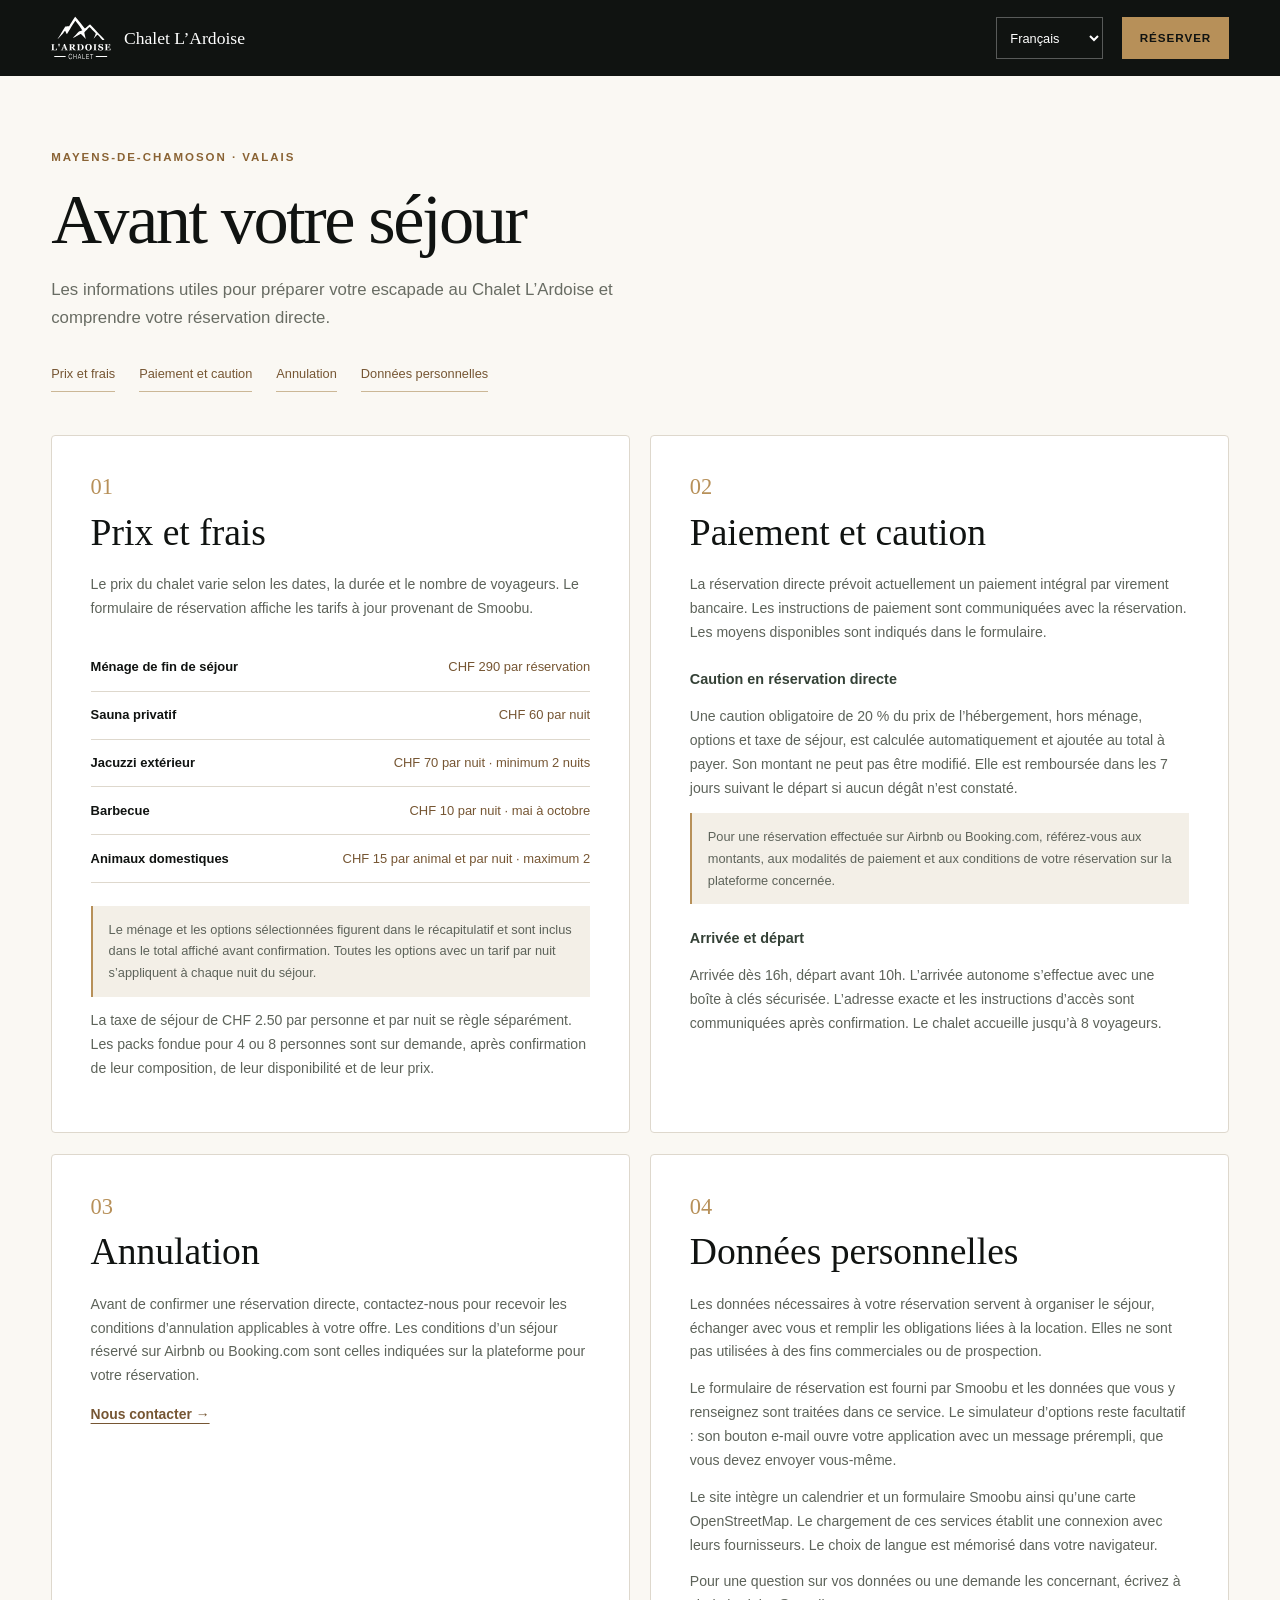
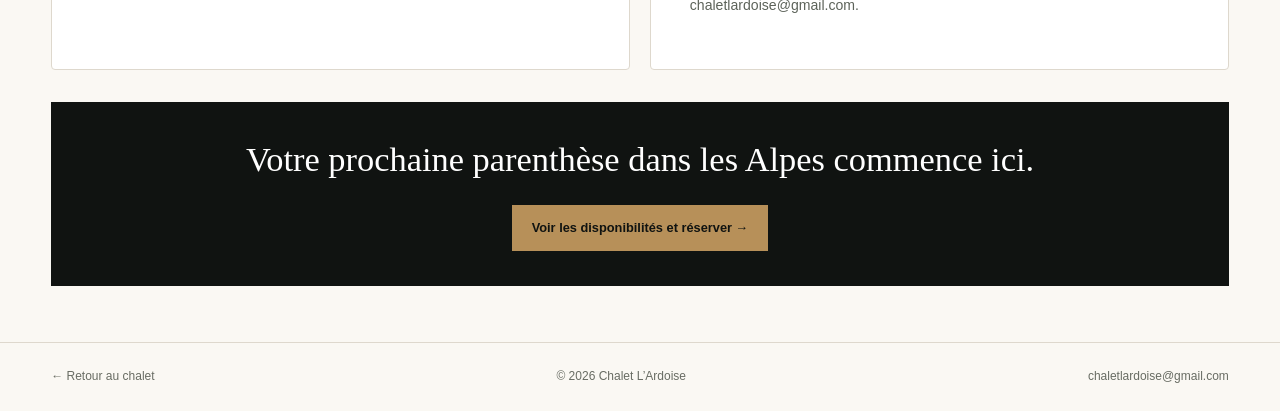
<file: infos-sejour/index.html>
<!doctype html>
<html lang="fr">
<head>
  <meta charset="utf-8" />
  <meta name="viewport" content="width=device-width,initial-scale=1" />
  <meta name="theme-color" content="#101311" />
  <title>Informations de séjour — Chalet L’Ardoise</title>
  <meta name="description" content="Réservation directe au Chalet L’Ardoise : tarifs, frais de ménage, options, caution et informations pratiques avant votre séjour." />
  <link rel="icon" href="../images/logo.svg" />
  <link rel="stylesheet" href="./stay-info.css" />
  <script src="./stay-info.js" defer></script>
</head>
<body>
  <header class="site-header">
    <a class="brand" href="../"><img src="../images/logo.svg" alt="" width="60" height="44" /><span>Chalet L’Ardoise</span></a>
    <label class="language-label"><span class="sr-only" data-stay-text="language">Langue</span><select id="language"><option value="fr">Français</option><option value="en">English</option><option value="de">Deutsch</option><option value="it">Italiano</option><option value="nl">Nederlands</option></select></label>
    <a href="../reservation-preview/" data-booking-link class="header-book" data-stay-text="book">Réserver</a>
  </header>
  <main>
    <div class="intro">
      <p class="eyebrow">Mayens-de-Chamoson · Valais</p>
      <h1 data-stay-text="title">Avant votre séjour</h1>
      <p class="lead" data-stay-text="lead">Les informations utiles pour préparer votre escapade au Chalet L’Ardoise et comprendre votre réservation directe.</p>
      <nav class="contents" aria-label="Sommaire"><a href="#prix" data-stay-text="priceTitle">Prix et frais</a><a href="#paiement" data-stay-text="paymentTitle">Paiement et caution</a><a href="#annulation" data-stay-text="cancellationTitle">Annulation</a><a href="#donnees" data-stay-text="privacyTitle">Données personnelles</a></nav>
    </div>
    <div class="info-grid">
      <section class="info-card" id="prix">
        <span class="section-number" aria-hidden="true">01</span>
        <h2 data-stay-text="priceTitle">Prix et frais</h2>
        <p data-stay-text="priceBody">Le prix du chalet varie selon les dates, la durée et le nombre de voyageurs. Le formulaire de réservation affiche les tarifs à jour provenant de Smoobu.</p>
        <dl class="price-list">
          <div><dt data-stay-text="cleaningLabel">Ménage de fin de séjour</dt><dd data-stay-text="cleaningPrice">CHF 290 par réservation</dd></div>
          <div><dt data-stay-text="saunaLabel">Sauna privatif</dt><dd data-stay-text="saunaPrice">CHF 60 par nuit</dd></div>
          <div><dt data-stay-text="jacuzziLabel">Jacuzzi extérieur</dt><dd data-stay-text="jacuzziPrice">CHF 70 par nuit · minimum 2 nuits</dd></div>
          <div><dt data-stay-text="bbqLabel">Barbecue</dt><dd data-stay-text="bbqPrice">CHF 10 par nuit · mai à octobre</dd></div>
          <div><dt data-stay-text="petsLabel">Animaux domestiques</dt><dd data-stay-text="petsPrice">CHF 15 par animal et par nuit · maximum 2</dd></div>
        </dl>
        <p class="note" data-stay-text="totalNote">Le ménage et les options sélectionnées figurent dans le récapitulatif et sont inclus dans le total affiché avant confirmation. Toutes les options avec un tarif par nuit s’appliquent à chaque nuit du séjour.</p>
        <p data-stay-text="taxNote">La taxe de séjour de CHF 2.50 par personne et par nuit se règle séparément. Les packs fondue pour 4 ou 8 personnes sont sur demande, après confirmation de leur composition, de leur disponibilité et de leur prix.</p>
      </section>
      <section class="info-card" id="paiement">
        <span class="section-number" aria-hidden="true">02</span>
        <h2 data-stay-text="paymentTitle">Paiement et caution</h2>
        <p data-stay-text="paymentBody">La réservation directe prévoit actuellement un paiement intégral par virement bancaire. Les instructions de paiement sont communiquées avec la réservation. Les moyens disponibles sont indiqués dans le formulaire.</p>
        <h3 data-stay-text="depositTitle">Caution en réservation directe</h3>
        <p data-stay-text="depositBody">Une caution obligatoire de 20 % du prix de l’hébergement, hors ménage, options et taxe de séjour, est calculée automatiquement et ajoutée au total à payer. Son montant ne peut pas être modifié. Elle est remboursée dans les 7 jours suivant le départ si aucun dégât n’est constaté.</p>
        <p class="note" data-stay-text="platformNote">Pour une réservation effectuée sur Airbnb ou Booking.com, référez-vous aux montants, aux modalités de paiement et aux conditions de votre réservation sur la plateforme concernée.</p>
        <h3 data-stay-text="arrivalTitle">Arrivée et départ</h3>
        <p data-stay-text="arrivalBody">Arrivée dès 16h, départ avant 10h. L’arrivée autonome s’effectue avec une boîte à clés sécurisée. L’adresse exacte et les instructions d’accès sont communiquées après confirmation. Le chalet accueille jusqu’à 8 voyageurs.</p>
      </section>
      <section class="info-card" id="annulation">
        <span class="section-number" aria-hidden="true">03</span>
        <h2 data-stay-text="cancellationTitle">Annulation</h2>
        <p data-stay-text="cancellationBody">Avant de confirmer une réservation directe, contactez-nous pour recevoir les conditions d’annulation applicables à votre offre. Les conditions d’un séjour réservé sur Airbnb ou Booking.com sont celles indiquées sur la plateforme pour votre réservation.</p>
        <a class="text-link" href="mailto:chaletlardoise@gmail.com" data-stay-text="contact">Nous contacter →</a>
      </section>
      <section class="info-card" id="donnees">
        <span class="section-number" aria-hidden="true">04</span>
        <h2 data-stay-text="privacyTitle">Données personnelles</h2>
        <p data-stay-text="privacyBody">Les données nécessaires à votre réservation servent à organiser le séjour, échanger avec vous et remplir les obligations liées à la location. Elles ne sont pas utilisées à des fins commerciales ou de prospection.</p>
        <p data-stay-text="privacyForm">Le formulaire de réservation est fourni par Smoobu et les données que vous y renseignez sont traitées dans ce service. Le simulateur d’options reste facultatif : son bouton e-mail ouvre votre application avec un message prérempli, que vous devez envoyer vous-même.</p>
        <p data-stay-text="privacyServices">Le site intègre un calendrier et un formulaire Smoobu ainsi qu’une carte OpenStreetMap. Le chargement de ces services établit une connexion avec leurs fournisseurs. Le choix de langue est mémorisé dans votre navigateur.</p>
        <p data-stay-text="privacyContact">Pour une question sur vos données ou une demande les concernant, écrivez à chaletlardoise@gmail.com.</p>
      </section>
    </div>
    <div class="closing"><p data-stay-text="closing">Votre prochaine parenthèse dans les Alpes commence ici.</p><a class="primary-link" href="../reservation-preview/" data-booking-link data-stay-text="bookingCta">Voir les disponibilités et réserver →</a></div>
  </main>
  <footer><a href="../" data-stay-text="back">← Retour au chalet</a><span>© 2026 Chalet L’Ardoise</span><a href="mailto:chaletlardoise@gmail.com">chaletlardoise@gmail.com</a></footer>
</body>
</html>
</file>
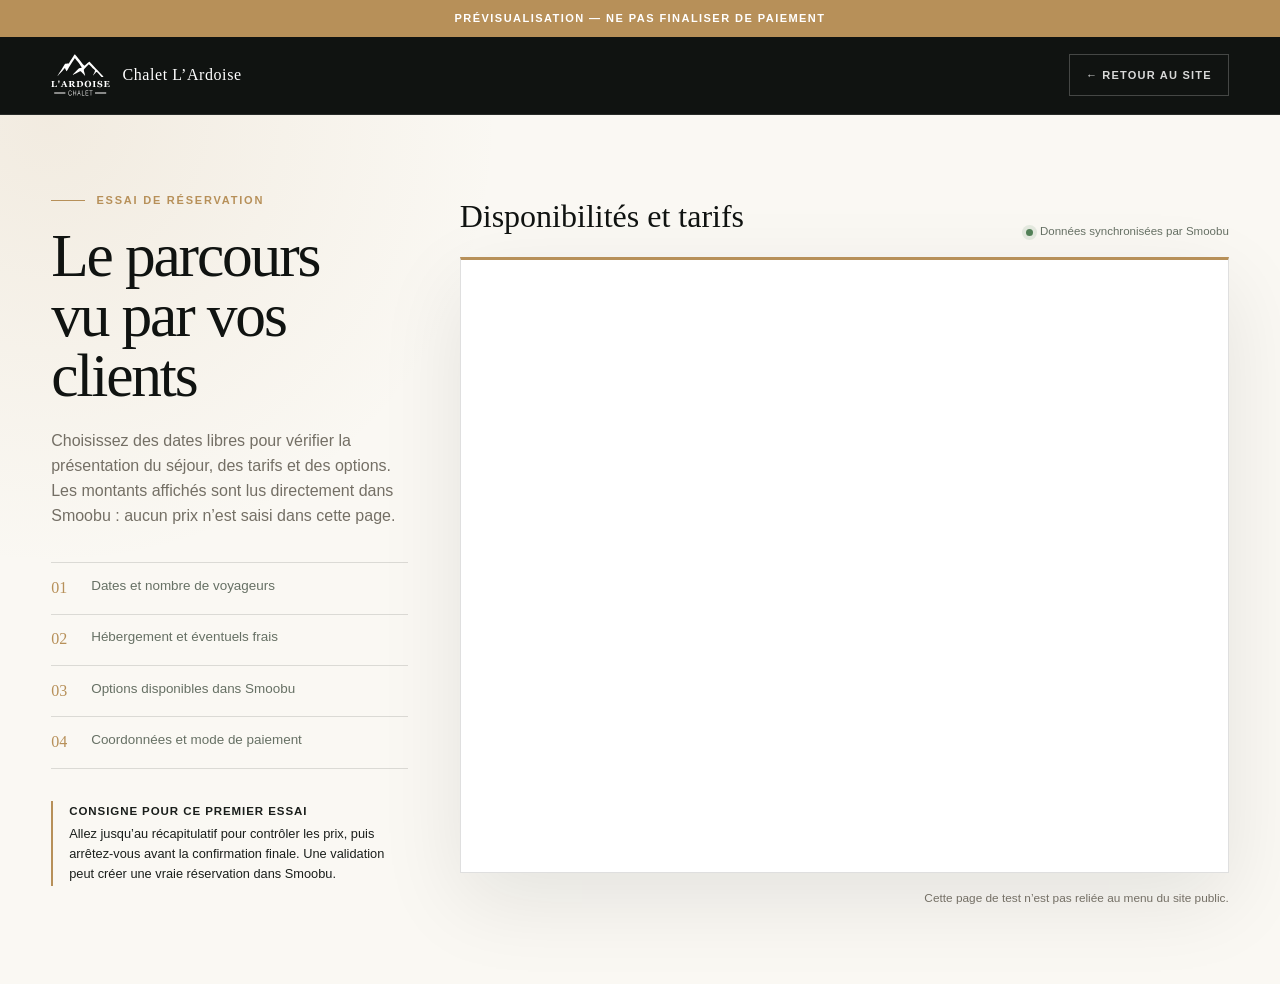
<file: reservation-test.html>
<!doctype html>
<html lang="fr">
  <head>
    <meta charset="utf-8" />
    <meta name="viewport" content="width=device-width, initial-scale=1" />
    <meta name="robots" content="noindex, nofollow" />
    <meta name="theme-color" content="#101311" />
    <title>Essai de réservation — Chalet L’Ardoise</title>
    <meta
      name="description"
      content="Prévisualisation privée du parcours de réservation Smoobu du Chalet L’Ardoise."
    />
    <link rel="icon" href="./images/logo.svg" />
    <style>
      :root {
        --ink: #101311;
        --ink-soft: #1a1e1b;
        --linen: #f3efe7;
        --paper: #faf8f3;
        --white: #ffffff;
        --bronze: #b79059;
        --bronze-light: #dfc69d;
        --sage: #667064;
        --muted: #746f65;
        --line: rgba(16, 19, 17, 0.13);
        --serif: "Iowan Old Style", "Palatino Linotype", Palatino, Georgia, serif;
        --sans: Inter, ui-sans-serif, -apple-system, BlinkMacSystemFont, "Segoe UI", sans-serif;
      }

      * {
        box-sizing: border-box;
      }

      html {
        color-scheme: light;
      }

      body {
        min-width: 320px;
        margin: 0;
        background:
          radial-gradient(circle at 4% 12%, rgba(183, 144, 89, 0.12), transparent 28rem),
          var(--paper);
        color: var(--ink);
        font-family: var(--sans);
        line-height: 1.55;
        text-rendering: optimizeLegibility;
      }

      a {
        color: inherit;
        text-decoration: none;
      }

      a:focus-visible {
        outline: 2px solid var(--bronze);
        outline-offset: 4px;
      }

      .test-bar {
        padding: 0.62rem 1rem;
        background: var(--bronze);
        color: var(--white);
        font-size: 0.69rem;
        font-weight: 750;
        letter-spacing: 0.13em;
        text-align: center;
        text-transform: uppercase;
      }

      .site-header {
        display: flex;
        min-height: 78px;
        align-items: center;
        justify-content: space-between;
        gap: 1.5rem;
        padding: 0 4vw;
        border-bottom: 1px solid rgba(255, 255, 255, 0.1);
        background: var(--ink);
        color: var(--white);
      }

      .brand {
        display: inline-flex;
        align-items: center;
        gap: 0.8rem;
        font-family: var(--serif);
        font-size: 1rem;
        letter-spacing: 0.035em;
      }

      .brand img {
        width: auto;
        height: 42px;
        filter: brightness(0) invert(1);
      }

      .back-link {
        display: inline-flex;
        min-height: 42px;
        align-items: center;
        gap: 0.55rem;
        border: 1px solid rgba(255, 255, 255, 0.22);
        padding: 0.65rem 1rem;
        color: rgba(255, 255, 255, 0.84);
        font-size: 0.69rem;
        font-weight: 700;
        letter-spacing: 0.11em;
        text-transform: uppercase;
        transition: border-color 160ms ease, color 160ms ease;
      }

      .back-link:hover {
        border-color: var(--bronze-light);
        color: var(--white);
      }

      .page-shell {
        display: grid;
        grid-template-columns: minmax(250px, 0.72fr) minmax(0, 1.55fr);
        gap: clamp(2rem, 4vw, 5rem);
        width: min(1420px, calc(100% - 8vw));
        margin: 0 auto;
        padding: clamp(3rem, 6vw, 6rem) 0;
      }

      .intro {
        align-self: start;
        position: sticky;
        top: 2rem;
      }

      .eyebrow {
        display: flex;
        align-items: center;
        gap: 0.7rem;
        margin: 0 0 1rem;
        color: var(--bronze);
        font-size: 0.69rem;
        font-weight: 750;
        letter-spacing: 0.16em;
        text-transform: uppercase;
      }

      .eyebrow::before {
        width: 34px;
        height: 1px;
        background: currentColor;
        content: "";
      }

      h1 {
        max-width: 11ch;
        margin: 0;
        font-family: var(--serif);
        font-size: clamp(2.35rem, 4.8vw, 4.9rem);
        font-weight: 400;
        letter-spacing: -0.035em;
        line-height: 0.98;
      }

      .lead {
        max-width: 34rem;
        margin: 1.5rem 0 0;
        color: var(--muted);
        font-size: 1rem;
      }

      .steps {
        display: grid;
        gap: 0;
        margin: 2.1rem 0 0;
        padding: 0;
        border-top: 1px solid var(--line);
        list-style: none;
      }

      .steps li {
        display: grid;
        grid-template-columns: 1.8rem 1fr;
        gap: 0.7rem;
        padding: 0.8rem 0;
        border-bottom: 1px solid var(--line);
        color: var(--sage);
        font-size: 0.84rem;
      }

      .steps span {
        color: var(--bronze);
        font-family: var(--serif);
        font-size: 1rem;
      }

      .safety-note {
        margin: 2rem 0 0;
        border-left: 2px solid var(--bronze);
        padding: 0.15rem 0 0.15rem 1rem;
        color: var(--ink-soft);
        font-size: 0.8rem;
      }

      .safety-note strong {
        display: block;
        margin-bottom: 0.2rem;
        font-size: 0.72rem;
        letter-spacing: 0.08em;
        text-transform: uppercase;
      }

      .booking-column {
        min-width: 0;
      }

      .booking-heading {
        display: flex;
        align-items: flex-end;
        justify-content: space-between;
        gap: 1rem;
        margin: 0 0 1rem;
      }

      .booking-heading h2 {
        margin: 0;
        font-family: var(--serif);
        font-size: clamp(1.6rem, 2.5vw, 2.3rem);
        font-weight: 400;
      }

      .live-source {
        display: inline-flex;
        align-items: center;
        gap: 0.45rem;
        color: var(--sage);
        font-size: 0.72rem;
        white-space: nowrap;
      }

      .live-source::before {
        width: 7px;
        height: 7px;
        border-radius: 50%;
        background: #528057;
        box-shadow: 0 0 0 4px rgba(82, 128, 87, 0.13);
        content: "";
      }

      .booking-card {
        min-height: 610px;
        border: 1px solid var(--line);
        border-top: 3px solid var(--bronze);
        background: var(--white);
        box-shadow: 0 28px 80px rgba(16, 19, 17, 0.09);
        padding: clamp(1rem, 2.8vw, 2.25rem);
      }

      #apartmentIframeAll {
        min-height: 540px;
      }

      .form-note {
        margin: 1rem 0 0;
        color: var(--muted);
        font-size: 0.74rem;
        text-align: right;
      }

      noscript p {
        border: 1px solid #d9c8ac;
        background: #fff9ee;
        padding: 1rem;
        color: #5f4a28;
      }

      @media (max-width: 900px) {
        .page-shell {
          grid-template-columns: 1fr;
          width: min(100% - 2rem, 760px);
        }

        .intro {
          position: static;
        }

        h1 {
          max-width: 14ch;
        }

        .steps {
          grid-template-columns: 1fr 1fr;
          column-gap: 1.5rem;
        }
      }

      @media (max-width: 620px) {
        .test-bar {
          font-size: 0.61rem;
          letter-spacing: 0.09em;
        }

        .site-header {
          min-height: 68px;
          padding: 0 1rem;
        }

        .brand span {
          display: none;
        }

        .brand img {
          height: 38px;
        }

        .back-link {
          min-height: 38px;
          padding: 0.55rem 0.8rem;
          font-size: 0.62rem;
        }

        .page-shell {
          gap: 2.5rem;
          padding: 2.5rem 0 3.5rem;
        }

        .steps {
          grid-template-columns: 1fr;
        }

        .booking-heading {
          display: block;
        }

        .live-source {
          margin-top: 0.45rem;
        }

        .booking-card {
          min-height: 560px;
          padding: 0.65rem;
        }

        .form-note {
          text-align: left;
        }
      }
    </style>
  </head>
  <body>
    <div class="test-bar">Prévisualisation — ne pas finaliser de paiement</div>
    <header class="site-header">
      <a class="brand" href="./" aria-label="Retour au Chalet L’Ardoise">
        <img src="./images/logo.svg" alt="" />
        <span>Chalet L’Ardoise</span>
      </a>
      <a class="back-link" href="./">← Retour au site</a>
    </header>

    <main class="page-shell">
      <section class="intro" aria-labelledby="page-title">
        <p class="eyebrow">Essai de réservation</p>
        <h1 id="page-title">Le parcours vu par vos clients</h1>
        <p class="lead">
          Choisissez des dates libres pour vérifier la présentation du séjour, des tarifs et des options.
          Les montants affichés sont lus directement dans Smoobu : aucun prix n’est saisi dans cette page.
        </p>
        <ol class="steps">
          <li><span>01</span>Dates et nombre de voyageurs</li>
          <li><span>02</span>Hébergement et éventuels frais</li>
          <li><span>03</span>Options disponibles dans Smoobu</li>
          <li><span>04</span>Coordonnées et mode de paiement</li>
        </ol>
        <p class="safety-note">
          <strong>Consigne pour ce premier essai</strong>
          Allez jusqu’au récapitulatif pour contrôler les prix, puis arrêtez-vous avant la confirmation finale.
          Une validation peut créer une vraie réservation dans Smoobu.
        </p>
      </section>

      <section class="booking-column" aria-labelledby="booking-title">
        <div class="booking-heading">
          <h2 id="booking-title">Disponibilités et tarifs</h2>
          <span class="live-source">Données synchronisées par Smoobu</span>
        </div>
        <div class="booking-card">
          <div id="apartmentIframeAll">
            <script src="https://login.smoobu.com/js/Settings/BookingToolIframe.js"></script>
            <script>
              BookingToolIframe.initialize({
                url: "https://login.smoobu.com/fr/booking-tool/iframe/1441081",
                baseUrl: "https://login.smoobu.com",
                target: "#apartmentIframeAll"
              });
            </script>
            <noscript>
              <p>Activez JavaScript pour afficher le formulaire de réservation Smoobu.</p>
            </noscript>
          </div>
        </div>
        <p class="form-note">Cette page de test n’est pas reliée au menu du site public.</p>
      </section>
    </main>
  </body>
</html>
</file>
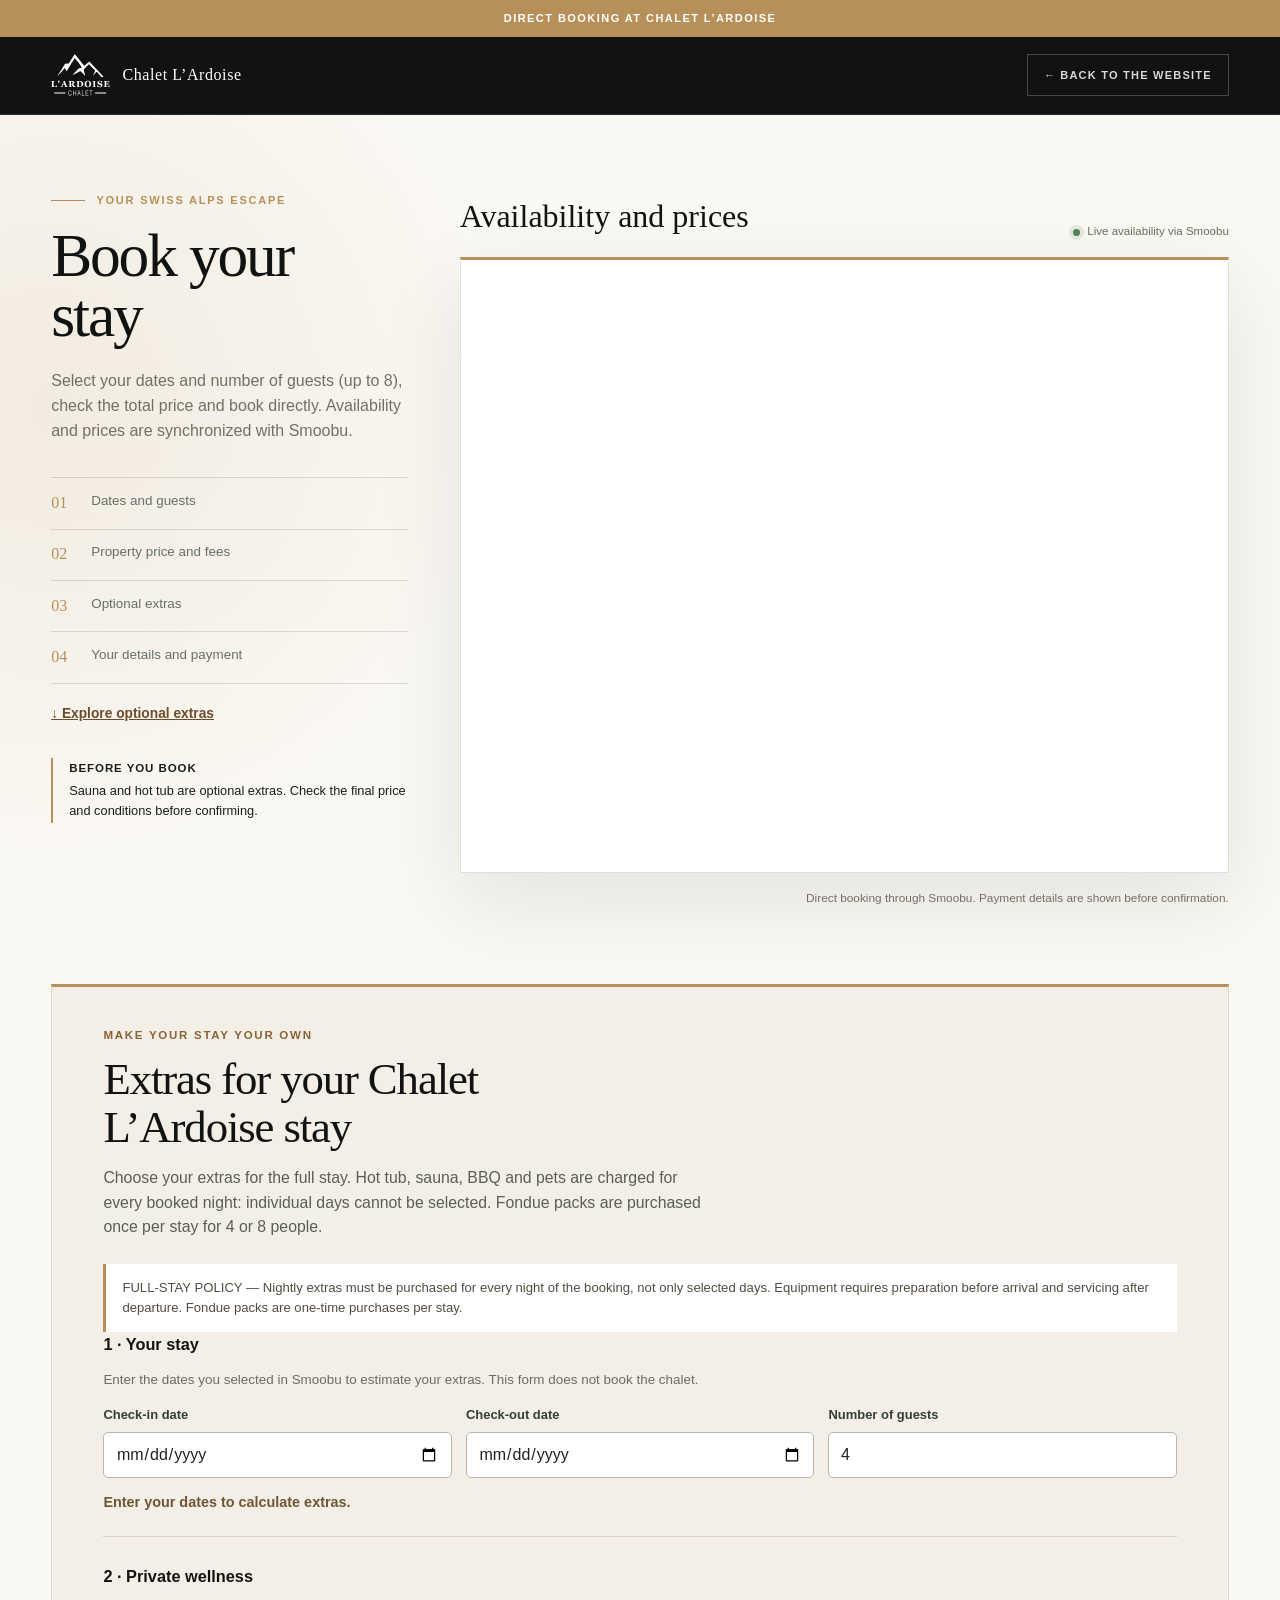
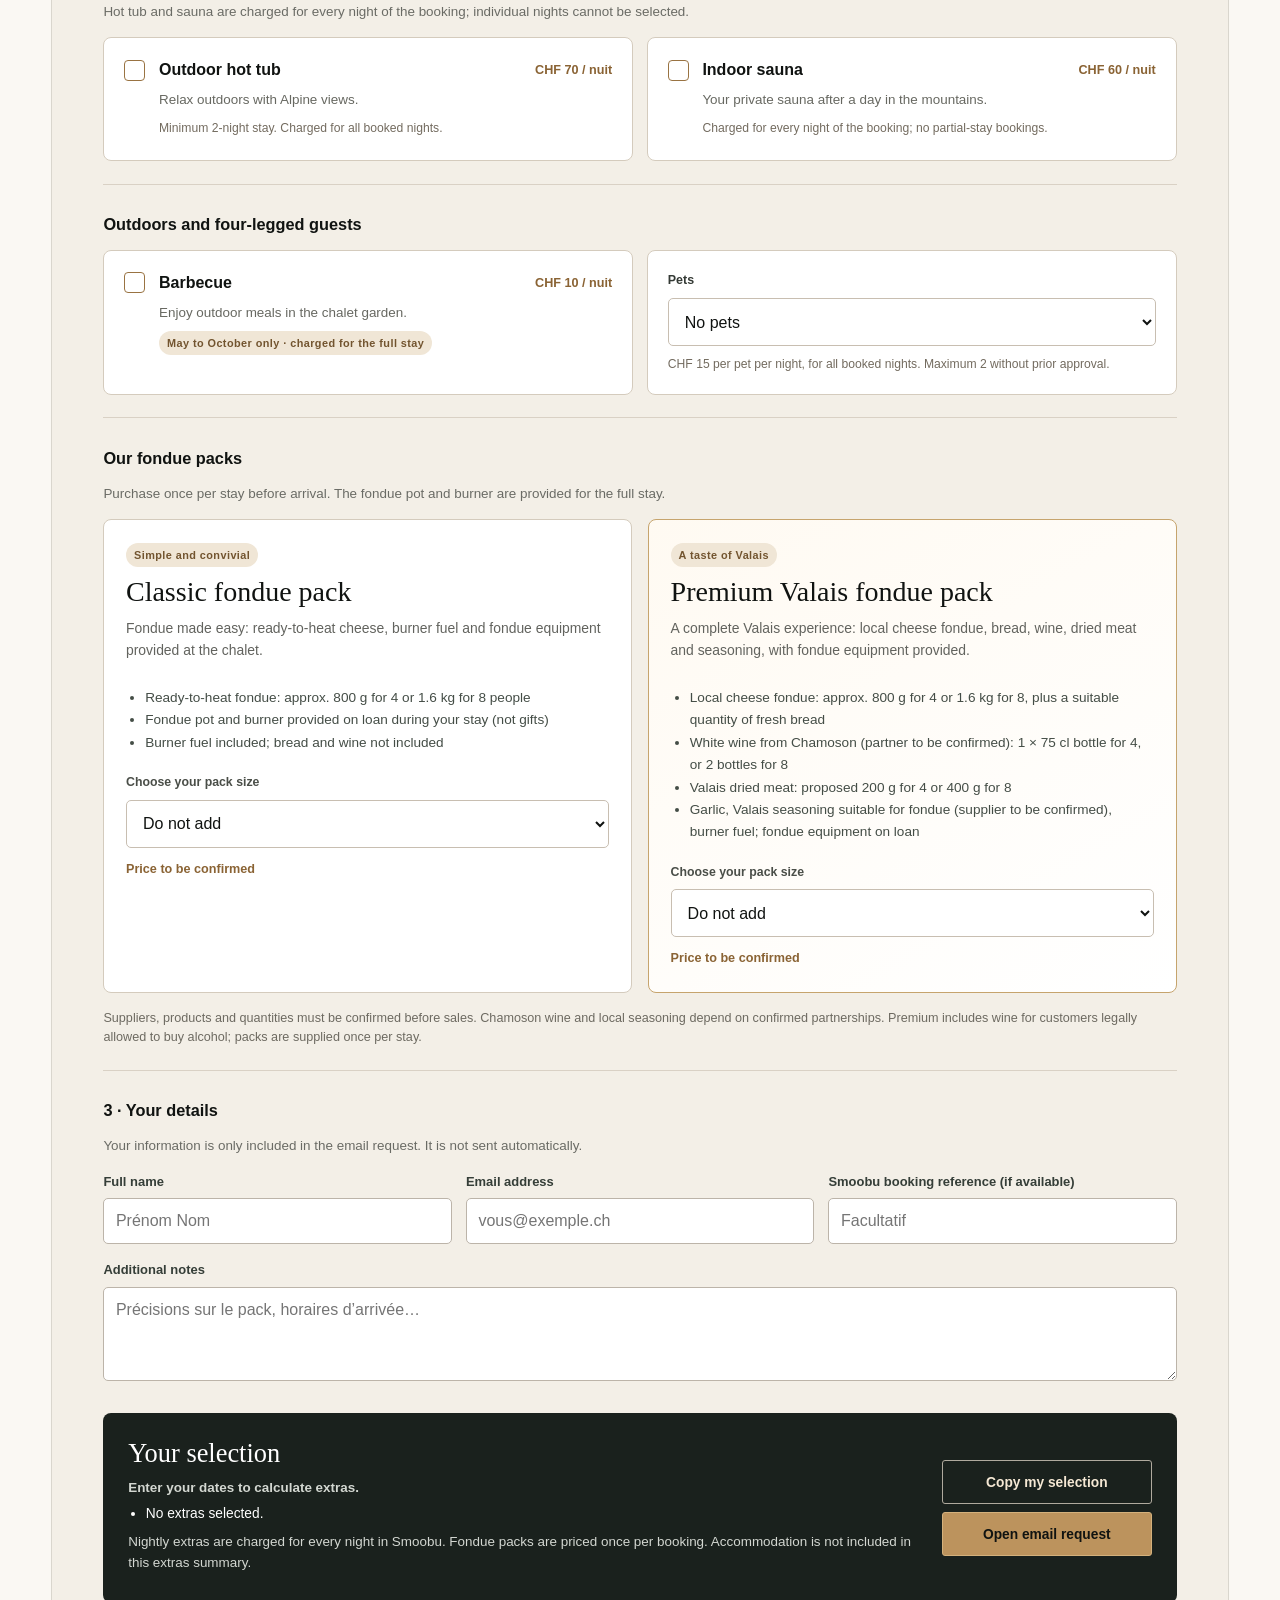
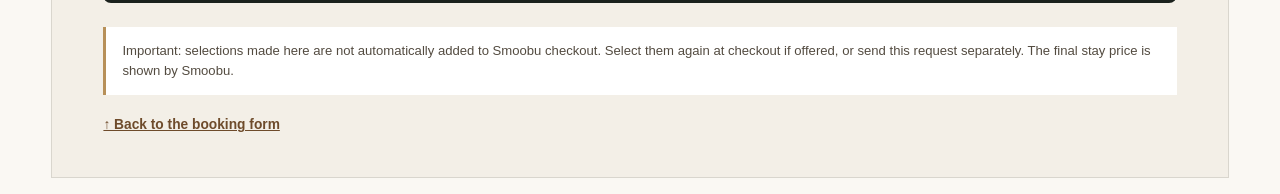
<file: reservation.html>
<!doctype html>
<html lang="fr">
  <head>
    <meta charset="utf-8" />
    <meta name="viewport" content="width=device-width, initial-scale=1" />
    <meta name="robots" content="index, follow" />
    <meta name="theme-color" content="#101311" />
    <title>Réserver en direct — Chalet L’Ardoise, Valais</title>
    <meta
      name="description"
      content="Réservez directement au Chalet L’Ardoise dans les Alpes valaisannes. Disponibilités et tarifs synchronisés avec Smoobu."
    />
    <link rel="icon" href="./images/logo.svg" />
    <link rel="stylesheet" href="./reservation-extras.css" />
    <style>
      :root {
        --ink: #101311;
        --ink-soft: #1a1e1b;
        --linen: #f3efe7;
        --paper: #faf8f3;
        --white: #ffffff;
        --bronze: #b79059;
        --bronze-light: #dfc69d;
        --sage: #667064;
        --muted: #746f65;
        --line: rgba(16, 19, 17, 0.13);
        --serif: "Iowan Old Style", "Palatino Linotype", Palatino, Georgia, serif;
        --sans: Inter, ui-sans-serif, -apple-system, BlinkMacSystemFont, "Segoe UI", sans-serif;
      }

      * {
        box-sizing: border-box;
      }

      html {
        color-scheme: light;
      }

      body {
        min-width: 320px;
        margin: 0;
        background:
          radial-gradient(circle at 4% 12%, rgba(183, 144, 89, 0.12), transparent 28rem),
          var(--paper);
        color: var(--ink);
        font-family: var(--sans);
        line-height: 1.55;
        text-rendering: optimizeLegibility;
      }

      a {
        color: inherit;
        text-decoration: none;
      }

      a:focus-visible {
        outline: 2px solid var(--bronze);
        outline-offset: 4px;
      }

      .test-bar {
        padding: 0.62rem 1rem;
        background: var(--bronze);
        color: var(--white);
        font-size: 0.69rem;
        font-weight: 750;
        letter-spacing: 0.13em;
        text-align: center;
        text-transform: uppercase;
      }

      .site-header {
        display: flex;
        min-height: 78px;
        align-items: center;
        justify-content: space-between;
        gap: 1.5rem;
        padding: 0 4vw;
        border-bottom: 1px solid rgba(255, 255, 255, 0.1);
        background: var(--ink);
        color: var(--white);
      }

      .brand {
        display: inline-flex;
        align-items: center;
        gap: 0.8rem;
        font-family: var(--serif);
        font-size: 1rem;
        letter-spacing: 0.035em;
      }

      .brand img {
        width: auto;
        height: 42px;
        filter: brightness(0) invert(1);
      }

      .back-link {
        display: inline-flex;
        min-height: 42px;
        align-items: center;
        gap: 0.55rem;
        border: 1px solid rgba(255, 255, 255, 0.22);
        padding: 0.65rem 1rem;
        color: rgba(255, 255, 255, 0.84);
        font-size: 0.69rem;
        font-weight: 700;
        letter-spacing: 0.11em;
        text-transform: uppercase;
        transition: border-color 160ms ease, color 160ms ease;
      }

      .back-link:hover {
        border-color: var(--bronze-light);
        color: var(--white);
      }

      .page-shell {
        display: grid;
        grid-template-columns: minmax(250px, 0.72fr) minmax(0, 1.55fr);
        gap: clamp(2rem, 4vw, 5rem);
        width: min(1420px, calc(100% - 8vw));
        margin: 0 auto;
        padding: clamp(3rem, 6vw, 6rem) 0;
      }

      .intro {
        align-self: start;
        position: sticky;
        top: 2rem;
      }

      .eyebrow {
        display: flex;
        align-items: center;
        gap: 0.7rem;
        margin: 0 0 1rem;
        color: var(--bronze);
        font-size: 0.69rem;
        font-weight: 750;
        letter-spacing: 0.16em;
        text-transform: uppercase;
      }

      .eyebrow::before {
        width: 34px;
        height: 1px;
        background: currentColor;
        content: "";
      }

      h1 {
        max-width: 11ch;
        margin: 0;
        font-family: var(--serif);
        font-size: clamp(2.35rem, 4.8vw, 4.9rem);
        font-weight: 400;
        letter-spacing: -0.035em;
        line-height: 0.98;
      }

      .lead {
        max-width: 34rem;
        margin: 1.5rem 0 0;
        color: var(--muted);
        font-size: 1rem;
      }

      .steps {
        display: grid;
        gap: 0;
        margin: 2.1rem 0 0;
        padding: 0;
        border-top: 1px solid var(--line);
        list-style: none;
      }

      .steps li {
        display: grid;
        grid-template-columns: 1.8rem 1fr;
        gap: 0.7rem;
        padding: 0.8rem 0;
        border-bottom: 1px solid var(--line);
        color: var(--sage);
        font-size: 0.84rem;
      }

      .steps span {
        color: var(--bronze);
        font-family: var(--serif);
        font-size: 1rem;
      }

      .safety-note {
        margin: 2rem 0 0;
        border-left: 2px solid var(--bronze);
        padding: 0.15rem 0 0.15rem 1rem;
        color: var(--ink-soft);
        font-size: 0.8rem;
      }

      .safety-note strong {
        display: block;
        margin-bottom: 0.2rem;
        font-size: 0.72rem;
        letter-spacing: 0.08em;
        text-transform: uppercase;
      }

      .booking-column {
        min-width: 0;
      }

      .booking-heading {
        display: flex;
        align-items: flex-end;
        justify-content: space-between;
        gap: 1rem;
        margin: 0 0 1rem;
      }

      .booking-heading h2 {
        margin: 0;
        font-family: var(--serif);
        font-size: clamp(1.6rem, 2.5vw, 2.3rem);
        font-weight: 400;
      }

      .live-source {
        display: inline-flex;
        align-items: center;
        gap: 0.45rem;
        color: var(--sage);
        font-size: 0.72rem;
        white-space: nowrap;
      }

      .live-source::before {
        width: 7px;
        height: 7px;
        border-radius: 50%;
        background: #528057;
        box-shadow: 0 0 0 4px rgba(82, 128, 87, 0.13);
        content: "";
      }

      .booking-card {
        min-height: 610px;
        border: 1px solid var(--line);
        border-top: 3px solid var(--bronze);
        background: var(--white);
        box-shadow: 0 28px 80px rgba(16, 19, 17, 0.09);
        padding: clamp(1rem, 2.8vw, 2.25rem);
      }

      #apartmentIframeAll {
        min-height: 540px;
      }

      .form-note {
        margin: 1rem 0 0;
        color: var(--muted);
        font-size: 0.74rem;
        text-align: right;
      }

      noscript p {
        border: 1px solid #d9c8ac;
        background: #fff9ee;
        padding: 1rem;
        color: #5f4a28;
      }

      @media (max-width: 900px) {
        .page-shell {
          grid-template-columns: 1fr;
          width: min(100% - 2rem, 760px);
        }

        .intro {
          position: static;
        }

        h1 {
          max-width: 14ch;
        }

        .steps {
          grid-template-columns: 1fr 1fr;
          column-gap: 1.5rem;
        }
      }

      @media (max-width: 620px) {
        .test-bar {
          font-size: 0.61rem;
          letter-spacing: 0.09em;
        }

        .site-header {
          min-height: 68px;
          padding: 0 1rem;
        }

        .brand span {
          display: none;
        }

        .brand img {
          height: 38px;
        }

        .back-link {
          min-height: 38px;
          padding: 0.55rem 0.8rem;
          font-size: 0.62rem;
        }

        .page-shell {
          gap: 2.5rem;
          padding: 2.5rem 0 3.5rem;
        }

        .steps {
          grid-template-columns: 1fr;
        }

        .booking-heading {
          display: block;
        }

        .live-source {
          margin-top: 0.45rem;
        }

        .booking-card {
          min-height: 560px;
          padding: 0.65rem;
        }

        .form-note {
          text-align: left;
        }
      }
    </style>
  </head>
  <body>
    <div class="test-bar">Réservation directe au Chalet L’Ardoise</div>
    <header class="site-header">
      <a class="brand" href="./" aria-label="Retour au Chalet L’Ardoise">
        <img src="./images/logo.svg" alt="" />
        <span>Chalet L’Ardoise</span>
      </a>
      <a class="back-link" href="./">← Retour au site</a>
    </header>

    <main class="page-shell">
      <section class="intro" aria-labelledby="page-title">
        <p class="eyebrow">Séjour dans les Alpes</p>
        <h1 id="page-title">Réservez votre séjour</h1>
        <p class="lead">
          Choisissez vos dates et le nombre de voyageurs (jusqu’à 8), consultez le prix total et réservez en direct.
          Les disponibilités et les tarifs proviennent de Smoobu.
        </p>
        <ol class="steps">
          <li><span>01</span>Dates et nombre de voyageurs</li>
          <li><span>02</span>Hébergement et éventuels frais</li>
          <li><span>03</span>Options disponibles dans Smoobu</li>
          <li><span>04</span>Coordonnées et mode de paiement</li>
        </ol>
        <a class="extras-next" href="#options" data-extra-text="gotoOptions">↓ Découvrir les options du séjour</a>
        <p class="safety-note">
          <strong>Bien préparer votre séjour</strong>
          Sauna et jacuzzi sont disponibles en supplément. Consultez le prix final et les conditions avant de confirmer.
        </p>
      </section>

      <section class="booking-column" id="reservation-smoobu" aria-labelledby="booking-title">
        <div class="booking-heading">
          <h2 id="booking-title">Disponibilités et tarifs</h2>
          <span class="live-source">Données synchronisées par Smoobu</span>
        </div>
        <div class="booking-card">
          <div id="apartmentIframeAll">
            <script src="https://login.smoobu.com/js/Settings/BookingToolIframe.js"></script>
            <script>
              BookingToolIframe.initialize({
                url: "https://login.smoobu.com/fr/booking-tool/iframe/1441081",
                baseUrl: "https://login.smoobu.com",
                target: "#apartmentIframeAll"
              });
            </script>
            <noscript>
              <p>Activez JavaScript pour afficher le formulaire de réservation Smoobu.</p>
            </noscript>
          </div>
        </div>
        <p class="form-note">Réservation directe via le moteur sécurisé Smoobu. Les modalités de paiement sont affichées avant confirmation.</p>
      </section>
    </main>

    <section class="extras-section" id="options" aria-labelledby="extras-heading">
      <p class="extras-eyebrow" data-extra-text="kicker">Personnalisez votre séjour</p>
      <h2 id="extras-heading" data-extra-text="heading">Les options du Chalet L’Ardoise</h2>
      <p class="extras-subtitle" data-extra-text="description">Choisissez vos options pour le séjour entier. Jacuzzi, sauna, barbecue et animaux sont facturés sur toutes les nuits réservées ; il n’est pas possible de sélectionner des jours isolés. Les packs fondue sont fournis une fois par séjour, pour 4 ou 8 personnes.</p>

      <p class="extras-disclaimer" data-extra-text="entireStayRule"><strong>Règle pour toutes les options :</strong> toute option avec un tarif par nuit est réservée et facturée pour la totalité des nuits du séjour. Les jours isolés ne sont pas possibles, car les équipements demandent une préparation avant l'arrivée et un entretien après le départ. Les packs fondue sont facturés une seule fois par séjour.</p>

      <form class="extras-order-form" id="extras-order-form" novalidate>
        <fieldset class="extras-order-details">
          <legend data-extra-text="orderDetailsTitle">1 · Votre séjour</legend>
          <p class="extras-caption" data-extra-text="orderDetailsHelp">Reprenez les dates sélectionnées dans Smoobu pour estimer vos options. Ce formulaire ne réserve pas le chalet.</p>
          <div class="extras-form-grid">
            <label class="extras-input-label"><span data-extra-text="arrivalLabel">Arrivée</span><input required type="date" id="extras-arrival" name="arrival" /></label>
            <label class="extras-input-label"><span data-extra-text="departureLabel">Départ</span><input required type="date" id="extras-departure" name="departure" /></label>
            <label class="extras-input-label"><span data-extra-text="guestLabel">Voyageurs</span><input required type="number" id="extras-guests" name="guests" min="1" max="8" value="4" inputmode="numeric" /></label>
          </div>
          <p class="extras-stay-count" id="extras-stay-count" aria-live="polite">Indiquez les dates d’arrivée et de départ pour connaître le nombre de nuitées.</p>
        </fieldset>

      <div class="extras-group">
        <fieldset>
          <legend data-extra-text="wellness">2 · Bien-être privatif</legend>
          <p class="extras-caption" data-extra-text="wellnessNote">Jacuzzi et sauna : tarif appliqué à chaque nuit du séjour, sans possibilité de sélectionner des jours isolés.</p>
          <div class="extras-options-grid">
            <label class="extras-option" for="extras-jacuzzi">
              <input type="checkbox" id="extras-jacuzzi" />
              <span class="extras-option-body">
                <span class="extras-option-top"><span class="extras-option-title" data-extra-text="jacuzzi">Jacuzzi extérieur</span><span class="extras-option-price">CHF 70 / nuit</span></span>
                <span class="extras-option-desc" data-extra-text="jacuzziDesc">Un moment de détente en plein air, face aux montagnes.</span>
                <span class="extras-option-note" data-extra-text="jacuzziMin">Minimum 2 nuits ; facturé pour toutes les nuitées.</span>
              </span>
            </label>
            <label class="extras-option" for="extras-sauna">
              <input type="checkbox" id="extras-sauna" />
              <span class="extras-option-body">
                <span class="extras-option-top"><span class="extras-option-title" data-extra-text="sauna">Sauna intérieur</span><span class="extras-option-price">CHF 60 / nuit</span></span>
                <span class="extras-option-desc" data-extra-text="saunaDesc">Sauna privatif à l’intérieur du chalet, après une journée en montagne.</span>
                <span class="extras-option-note" data-extra-text="fullStay">Chaque nuit du séjour est facturée, sans exception.</span>
              </span>
            </label>
          </div>
        </fieldset>
      </div>

      <div class="extras-group">
        <fieldset>
          <legend data-extra-text="outdoor">Extérieur et compagnons à quatre pattes</legend>
          <div class="extras-options-grid">
            <label class="extras-option" for="extras-barbecue">
              <input type="checkbox" id="extras-barbecue" />
              <span class="extras-option-body">
                <span class="extras-option-top"><span class="extras-option-title" data-extra-text="bbq">Barbecue</span><span class="extras-option-price">CHF 10 / nuit</span></span>
                <span class="extras-option-desc" data-extra-text="bbqDesc">Pour profiter du jardin et des repas en plein air.</span>
                <span class="extras-option-note"><span class="extras-tag" data-extra-text="summer">Mai à octobre seulement · toutes les nuits du séjour</span></span>
              </span>
            </label>
            <div class="extras-option">
              <div class="extras-option-body">
                <label class="extras-field-label" for="extras-pets" data-extra-text="pets">Animaux domestiques</label>
                <select id="extras-pets" name="pets">
                  <option value="0" data-extra-text="pet0">Aucun animal</option>
                  <option value="1" data-extra-text="pet1">1 animal — CHF 15 / nuit</option>
                  <option value="2" data-extra-text="pet2">2 animaux — CHF 30 / nuit</option>
                  <option value="3plus" data-extra-text="pet3">Plus de 2 — sur autorisation</option>
                </select>
                <span class="extras-option-note" data-extra-text="petNote">CHF 15 par animal et par nuit, sur toutes les nuitées. Maximum 2 sans accord préalable.</span>
                <p id="extras-pet-approval" class="extras-alert" role="status" hidden data-extra-text="petApproval">Plus de 2 animaux : merci de nous contacter avant de réserver. L’acceptation est soumise à notre autorisation.</p>
              </div>
            </div>
          </div>
        </fieldset>
      </div>

      <div class="extras-group">
        <fieldset>
          <legend data-extra-text="fondue">Nos packs fondue</legend>
          <p class="extras-caption" data-extra-text="fondueInfo">Pack acheté une seule fois pour le séjour, à commander avant l’arrivée. Le réchaud et le caquelon sont mis à disposition au chalet pendant tout le séjour.</p>
          <div class="extras-pack-list">
            <article class="extras-pack">
              <span class="extras-tag" data-extra-text="classicBadge">Convivial et pratique</span>
              <h3 data-extra-text="classic">Pack fondue simple</h3>
              <p data-extra-text="classicDesc">Le nécessaire pour une fondue facile, à réchauffer au chalet : fromage à fondue prêt à chauffer, combustible et matériel mis à disposition.</p>
              <ul>
                <li data-extra-text="classic1">Fondue prête à chauffer : env. 800 g pour 4 ou 1,6 kg pour 8 personnes</li>
                <li data-extra-text="classic2">Caquelon et réchaud à utiliser sur place (prêtés, non offerts)</li>
                <li data-extra-text="classic3">Combustible adapté au réchaud inclus ; pain et vin non inclus</li>
              </ul>
              <label for="extras-fondue-simple" data-extra-text="chooseFormat">Choisir le format</label>
              <select id="extras-fondue-simple" name="fondue_simple">
                <option value="0" data-extra-text="fondueNone">Ne pas ajouter</option>
                <option value="4" data-extra-text="format4">Pour 4 personnes</option>
                <option value="8" data-extra-text="format8">Pour 8 personnes</option>
              </select>
              <span class="extras-option-price" data-extra-text="pricePending">Prix à confirmer</span>
            </article>
            <article class="extras-pack premium">
              <span class="extras-tag" data-extra-text="premiumBadge">Saveurs du Valais</span>
              <h3 data-extra-text="premium">Pack fondue premium valaisan</h3>
              <p data-extra-text="premiumDesc">Une soirée valaisanne tout compris : fondue locale, pain, vin, viande séchée et assaisonnements, avec matériel mis à disposition.</p>
              <ul>
                <li data-extra-text="premium1">Fondue aux fromages locaux : env. 800 g (4 pers.) ou 1,6 kg (8 pers.), et pain frais en quantité adaptée</li>
                <li data-extra-text="premium2">Vin blanc de Chamoson (vigneron à confirmer) : 1 bouteille de 75 cl pour 4 ou 2 bouteilles pour 8 personnes</li>
                <li data-extra-text="premium3">Viande séchée du Valais : proposition de 200 g (4 pers.) ou 400 g (8 pers.)</li>
                <li data-extra-text="premium4">Ail, épices valaisannes adaptées à la fondue (producteur à confirmer), combustible ; caquelon et réchaud prêtés</li>
              </ul>
              <label for="extras-fondue-premium" data-extra-text="chooseFormat2">Choisir le format</label>
              <select id="extras-fondue-premium" name="fondue_premium">
                <option value="0" data-extra-text="fondueNone2">Ne pas ajouter</option>
                <option value="4" data-extra-text="format42">Pour 4 personnes</option>
                <option value="8" data-extra-text="format82">Pour 8 personnes</option>
              </select>
              <span class="extras-option-price" data-extra-text="pricePending2">Prix à confirmer</span>
            </article>
          </div>
          <p class="extras-packs-note" data-extra-text="wineNote">Composition, producteurs et quantités à confirmer avant la vente. Le vin de Chamoson et les épices valaisannes dépendent des partenariats conclus. Le pack premium contient du vin, réservé aux personnes légalement autorisées à acheter de l’alcool. Packs fournis une seule fois par séjour.</p>
        </fieldset>
      </div>

      
      <div class="extras-group">
        <fieldset class="extras-order-details">
          <legend data-extra-text="contactDetailsTitle">3 · Vos coordonnées et précisions</legend>
          <p class="extras-caption" data-extra-text="contactDetailsHelp">Ces informations figureront dans votre e-mail de demande d’options. Elles ne sont pas envoyées automatiquement.</p>
          <div class="extras-form-grid">
            <label class="extras-input-label"><span data-extra-text="nameLabel">Prénom et nom</span><input type="text" autocomplete="name" id="extras-name" maxlength="100" required placeholder="Prénom Nom" /></label>
            <label class="extras-input-label"><span data-extra-text="emailLabel">Adresse e-mail</span><input type="email" autocomplete="email" id="extras-email" maxlength="150" required placeholder="vous@exemple.ch" /></label>
            <label class="extras-input-label"><span data-extra-text="bookingRefLabel">N° de réservation Smoobu (si connu)</span><input type="text" id="extras-reference" maxlength="70" placeholder="Facultatif" /></label>
          </div>
          <label class="extras-input-label extras-notes-label"><span data-extra-text="notesLabel">Message complémentaire</span><textarea id="extras-notes" rows="3" maxlength="600" placeholder="Précisions sur le pack, horaires d’arrivée…"></textarea></label>
        </fieldset>
      </div>
      <div class="extras-summary" aria-labelledby="extras-summary-heading">
        <div>
          <h3 id="extras-summary-heading" data-extra-text="summary">Votre sélection</h3>
          <p class="extras-estimate" id="extras-estimate" aria-live="polite"></p>
          <p class="extras-validation" id="extras-validation" role="alert" hidden></p>
          <ul id="extras-summary-list" aria-live="polite"><li>Aucune option présélectionnée.</li></ul>
          <p data-extra-text="summaryNote">Tarifs à la nuit : multipliés automatiquement par le nombre total de nuitées dans Smoobu. Packs fondue : un prix fixe par réservation, à confirmer. Hébergement non inclus dans ce récapitulatif.</p>
        </div>
        <div class="extras-summary-actions">
          <button type="button" class="extras-action secondary" id="extras-copy" data-extra-text="copy">Copier ma sélection</button>
          <button type="button" class="extras-action" id="extras-send" data-extra-text="send">Ouvrir l’e-mail de demande</button>
        </div>
      </div>
      </form>
      <p class="extras-disclaimer" id="extras-summary-disclaimer" role="note">Important : ce choix d’options n’est pas encore transmis automatiquement à Smoobu. Sélectionnez les extras dans le moteur de réservation s’ils y figurent, ou envoyez votre demande séparément. Seul le tarif final affiché par Smoobu fait foi.</p>
      <a class="extras-next" href="#reservation-smoobu" data-extra-text="backToBooking">↑ Revenir au formulaire de réservation</a>
    </section>
  <script>
  (() => {
    const dictionary = {"en":["Direct booking at Chalet L’Ardoise","Your Swiss Alps escape","Book your stay","Select your dates and number of guests (up to 8), check the total price and book directly. Availability and prices are synchronized with Smoobu.","Dates and guests","Property price and fees","Optional extras","Your details and payment","Before you book","Sauna and hot tub are optional extras. Check the final price and conditions before confirming.","Availability and prices","Live availability via Smoobu","Direct booking through Smoobu. Payment details are shown before confirmation.","← Back to the website"],"de":["Direkt beim Chalet L’Ardoise buchen","Urlaub in den Alpen","Aufenthalt buchen","Wählen Sie Daten und Anzahl Gäste (bis 8), prüfen Sie den Gesamtpreis und buchen Sie direkt. Verfügbarkeit und Preise kommen aus Smoobu.","Reisedaten und Gäste","Preis und Gebühren","Optionale Extras","Angaben und Zahlung","Vor Ihrer Buchung","Sauna und Whirlpool sind optionale Extras. Prüfen Sie Gesamtpreis und Bedingungen vor der Bestätigung.","Verfügbarkeit und Preise","Mit Smoobu synchronisiert","Direktbuchung über Smoobu. Zahlungsbedingungen werden vor der Bestätigung angezeigt.","← Zurück zur Webseite"],"nl":["Boek rechtstreeks bij Chalet L’Ardoise","Vakantie in de Alpen","Boek uw verblijf","Kies uw data en aantal gasten (maximaal 8), bekijk de totaalprijs en boek rechtstreeks. Beschikbaarheid en prijzen komen uit Smoobu.","Datums en gasten","Verblijfskosten","Optionele extra's","Gegevens en betaling","Voor u boekt","Sauna en jacuzzi zijn optioneel en kosten extra. Bekijk de totaalprijs en voorwaarden voordat u bevestigt.","Beschikbaarheid en prijzen","Gesynchroniseerd via Smoobu","Rechtstreeks boeken via Smoobu. Betaalvoorwaarden worden vóór bevestiging weergegeven.","← Terug naar de website"],"it":["Prenota direttamente allo Chalet L’Ardoise","Vacanze sulle Alpi","Prenota il soggiorno","Scegli date e numero di ospiti (fino a 8), verifica il prezzo totale e prenota direttamente. Disponibilità e prezzi provengono da Smoobu.","Date e ospiti","Prezzo e costi","Extra opzionali","Dati e pagamento","Prima di prenotare","Sauna e jacuzzi sono extra a pagamento. Controlla prezzo finale e condizioni prima di confermare.","Disponibilità e prezzi","Sincronizzato con Smoobu","Prenotazione diretta tramite Smoobu. Le modalità di pagamento appaiono prima della conferma.","← Torna al sito"]};
    let selected;
    try { selected = localStorage.getItem('lardoise-language'); } catch {}
    const lang = (new URLSearchParams(location.search).get('lang') || selected || navigator.language || 'fr').toLowerCase().split('-')[0];
    const labels = dictionary[lang];
    if (!labels) return;
    document.documentElement.lang = lang;
    const set = (selector, text) => { const el = document.querySelector(selector); if (el) el.textContent = text; };
    set('.test-bar', labels[0]); set('.eyebrow', labels[1]); set('#page-title', labels[2]);
    set('.lead', labels[3]); set('.safety-note strong', labels[8]); set('.booking-heading h2', labels[10]);
    set('.live-source', labels[11]); set('.form-note', labels[12]); set('.back-link', labels[13]);
    for (const [i,el] of [...document.querySelectorAll('.steps li')].entries()) {
      const last = el.lastChild;
      if (last && last.nodeType === 3) last.nodeValue = labels[i + 4];
    }
    const note = document.querySelector('.safety-note');
    if (note && note.lastChild && note.lastChild.nodeType === 3) note.lastChild.nodeValue = labels[9];
  })();
</script>
    <script src="./reservation-extras-i18n.js" defer></script>
    <script src="./reservation-extras.js" defer></script>
</body>
</html>
</file>
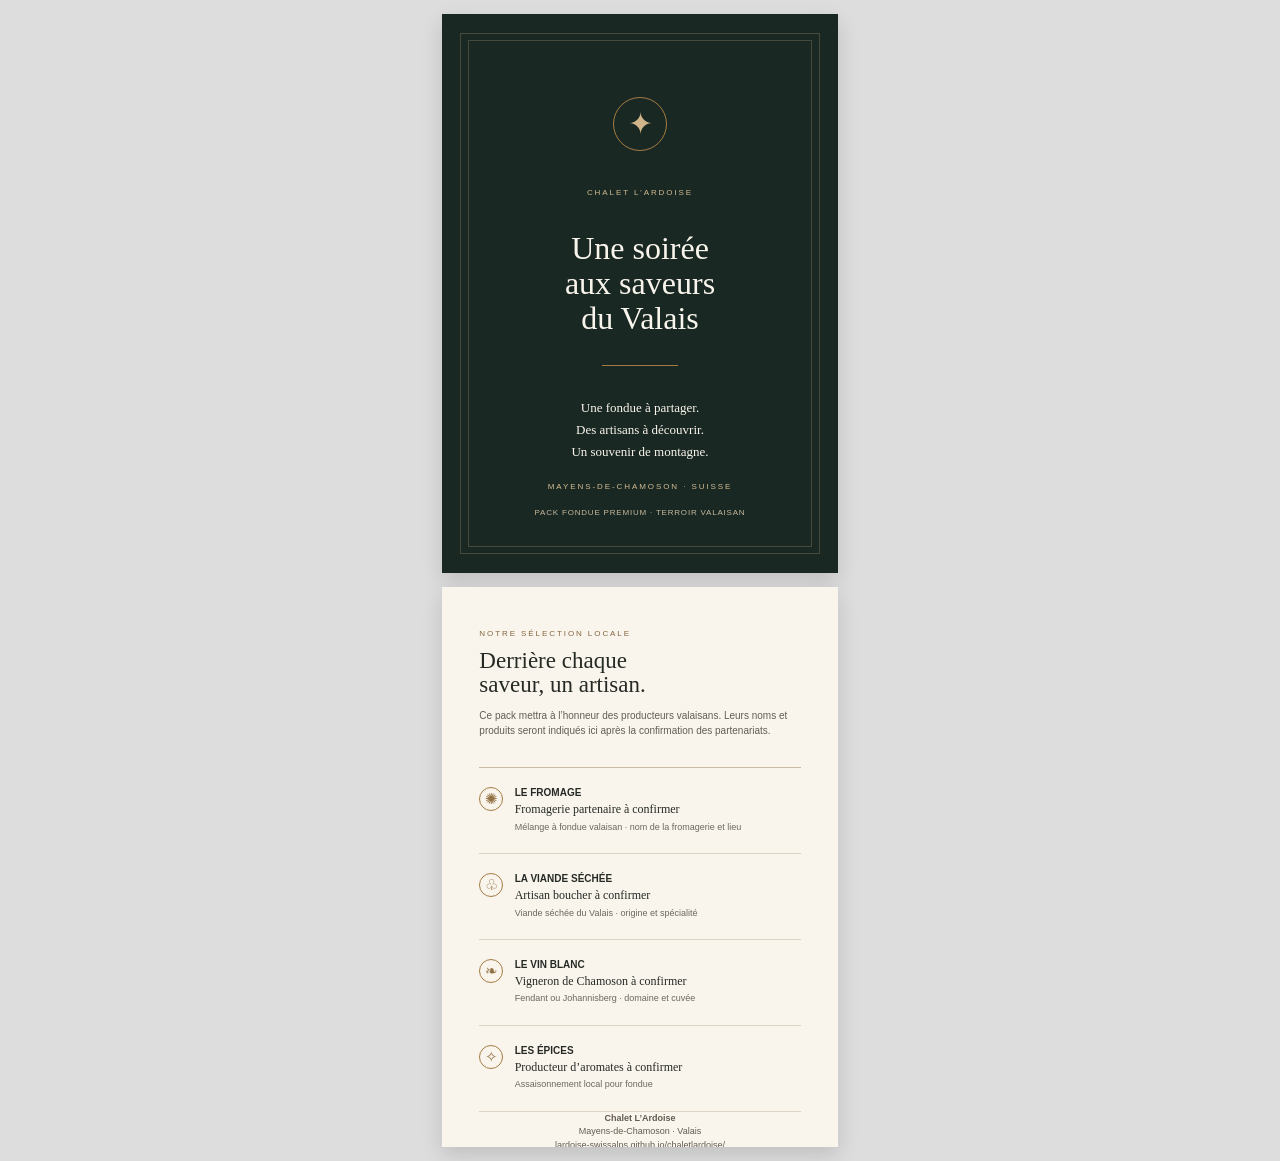
<file: marketing/CARTE_TERROIR_A6_MAQUETTE.html>
<!doctype html>
<html lang="fr"><head><meta charset="utf-8"><meta name="viewport" content="width=device-width,initial-scale=1">
<title>Carte terroir – Chalet L’Ardoise (maquette)</title>
<style>
:root{--forest:#1a2823;--gold:#a47c43;--cream:#f9f5ed;--ink:#262a25}
*{box-sizing:border-box}
body{font-family:Georgia,"Times New Roman",serif;color:var(--ink);background:#ddd;margin:0}
.sheet{width:105mm;height:148mm;margin:14px auto;position:relative;overflow:hidden;background:var(--cream);box-shadow:0 8px 20px #0002;page-break-after:always}
.front{background:var(--forest);color:var(--cream);display:flex;align-items:center;justify-content:center;flex-direction:column;padding:13mm 9mm;text-align:center}
.front:before,.front:after{content:"";position:absolute;border:1px solid #c3a77c44;inset:5mm}
.front:after{inset:7mm}
.faux-logo{width:54px;height:54px;border-radius:50%;border:1px solid var(--gold);display:grid;place-items:center;color:#d0b58b;font-size:30px;margin-bottom:10mm}
.small{font-family:Arial,sans-serif;letter-spacing:.24em;text-transform:uppercase;font-size:8px;color:#d2bb92}
.front h1{font-size:32px;font-weight:400;line-height:1.08;margin:9mm 0 3mm}
.front p{font-size:13px;line-height:1.7;margin:3mm 0 5mm}
.divider{width:20mm;height:1px;background:var(--gold);margin:5mm auto}
.front footer{position:absolute;bottom:15mm;font-family:Arial,sans-serif;font-size:8px;letter-spacing:.1em;color:#c6b99e}
.back{padding:11mm 10mm;display:flex;flex-direction:column}
.back .header{border-bottom:1px solid #c8baa3;padding-bottom:5mm}
.back h2{font-size:23px;font-weight:400;line-height:1.05;margin:3mm 0 2mm}
.back .intro{font:10px/1.55 Arial,sans-serif;color:#625d54}
.producer{display:grid;grid-template-columns:24px 1fr;gap:3mm;border-bottom:1px solid #ddd3c4;padding:5mm 0}
.symbol{width:24px;height:24px;border:1px solid var(--gold);border-radius:50%;display:grid;place-items:center;color:#927144;font-size:15px}
.producer h3{margin:0 0 1mm;font:700 10px Arial,sans-serif}
.producer .name{font-size:12px;margin:0}
.producer .hint{color:#6e665c;font:9px/1.5 Arial,sans-serif;margin:1mm 0 0}
.bottom{margin-top:auto;text-align:center;font:9px/1.5 Arial,sans-serif;color:#635b50}
.review-notice{background:#efe3d0;color:#654f2e;font:700 9px Arial,sans-serif;text-align:center;padding:2mm}
@page{size:A6 portrait;margin:0}
@media print{body{background:white}.sheet{margin:0;box-shadow:none} .sheet:last-child{page-break-after:auto}}
@media screen and (max-width:420px){.sheet{transform-origin:top center;max-width:100%;height:148mm}}
</style></head>
<body>
<article class="sheet front" aria-label="Recto de la carte">
<div class="faux-logo" aria-hidden="true">✦</div>
<div class="small">Chalet L’Ardoise</div>
<h1>Une soirée<br>aux saveurs<br>du Valais</h1>
<div class="divider"></div>
<p>Une fondue à partager.<br>Des artisans à découvrir.<br>Un souvenir de montagne.</p>
<div class="small">Mayens-de-Chamoson · Suisse</div>
<footer>PACK FONDUE PREMIUM · TERROIR VALAISAN</footer>
</article>
<article class="sheet back" aria-label="Verso de la carte">
<div class="header"><div class="small" style="color:#86663e">Notre sélection locale</div>
<h2>Derrière chaque<br>saveur, un artisan.</h2>
<p class="intro">Ce pack mettra à l’honneur des producteurs valaisans. Leurs noms et produits seront indiqués ici après la confirmation des partenariats.</p></div>
<section class="producer"><div class="symbol">✺</div><div><h3>LE FROMAGE</h3><p class="name">Fromagerie partenaire à confirmer</p><p class="hint">Mélange à fondue valaisan · nom de la fromagerie et lieu</p></div></section>
<section class="producer"><div class="symbol">♧</div><div><h3>LA VIANDE SÉCHÉE</h3><p class="name">Artisan boucher à confirmer</p><p class="hint">Viande séchée du Valais · origine et spécialité</p></div></section>
<section class="producer"><div class="symbol">❧</div><div><h3>LE VIN BLANC</h3><p class="name">Vigneron de Chamoson à confirmer</p><p class="hint">Fendant ou Johannisberg · domaine et cuvée</p></div></section>
<section class="producer"><div class="symbol">✧</div><div><h3>LES ÉPICES</h3><p class="name">Producteur d’aromates à confirmer</p><p class="hint">Assaisonnement local pour fondue</p></div></section>
<p class="bottom"><strong>Chalet L’Ardoise</strong><br>Mayens-de-Chamoson · Valais<br>lardoise-swissalps.github.io/chaletlardoise/</p>
<div class="review-notice">MAQUETTE NON VALIDÉE · NE PAS DISTRIBUER</div>
</article>
</body></html>
</file>
<file: infos-sejour/stay-info.css>
:root{--ink:#101311;--paper:#faf8f3;--linen:#f3efe7;--bronze:#b79059;--muted:#686c63;--line:#ded8cd;--serif:"Iowan Old Style",Palatino,Georgia,serif}
*{box-sizing:border-box}
html{scroll-behavior:smooth;scroll-padding-top:1.5rem}
body{margin:0;min-width:320px;background:var(--paper);color:var(--ink);font:400 1rem/1.65 Inter,ui-sans-serif,-apple-system,BlinkMacSystemFont,"Segoe UI",sans-serif}
a{color:inherit;text-decoration:none}
a:focus-visible,select:focus-visible{outline:2px solid var(--bronze);outline-offset:4px}
.site-header{display:flex;align-items:center;justify-content:space-between;gap:1.2rem;padding:1rem 4vw;background:var(--ink);color:white}
.brand{display:flex;align-items:center;gap:.8rem;font:400 1.1rem var(--serif)}
.brand img{filter:brightness(0) invert(1)}
.language-label{margin-left:auto}
.language-label select{border:1px solid #ffffff4d;color:white;background:var(--ink);min-height:42px;padding:.5rem .6rem;font:inherit;font-size:.8rem}
.header-book{background:var(--bronze);color:var(--ink);padding:.7rem 1.1rem;font-size:.73rem;letter-spacing:.08em;text-transform:uppercase;font-weight:700}
main{width:min(1180px,calc(100% - 8vw));margin:auto}
.intro{padding:4.5rem 0 2.7rem;max-width:860px}
.eyebrow{margin:0 0 .85rem;color:#8a6334;text-transform:uppercase;letter-spacing:.17em;font-size:.72rem;font-weight:700}
h1{font:400 clamp(2.6rem,5.5vw,4.8rem)/1.08 var(--serif);letter-spacing:-.035em;margin:0 0 1.2rem}
.lead{font-size:1.05rem;max-width:65ch;color:var(--muted);margin:0}
.contents{display:flex;flex-wrap:wrap;gap:.5rem 1.5rem;padding-top:1.6rem;font-size:.8rem;color:#765633}
.contents a{padding:.4rem 0;border-bottom:1px solid #cbb796}
.info-grid{display:grid;grid-template-columns:1fr 1fr;gap:1.3rem}
.info-card{background:#fff;border:1px solid var(--line);padding:clamp(1.4rem,3vw,2.4rem);border-radius:4px;scroll-margin-top:1.5rem}
.section-number{font:400 1.4rem var(--serif);color:var(--bronze)}
h2{font:400 clamp(1.65rem,3vw,2.35rem)/1.2 var(--serif);margin:.45rem 0 1.15rem}
h3{font-size:.9rem;margin:1.45rem 0 .5rem;color:#344136}
.info-card p{font-size:.88rem;line-height:1.7;color:#5d635a;margin:.8rem 0}
.price-list{margin:1.4rem 0}
.price-list>div{display:grid;grid-template-columns:1fr 1.15fr;gap:.75rem;padding:.8rem 0;border-bottom:1px solid var(--line);font-size:.81rem}
.price-list dt{font-weight:650}
.price-list dd{margin:0;color:#765633;text-align:right}
.info-card .note{padding:.8rem 1rem;background:var(--linen);border-left:2px solid var(--bronze);font-size:.8rem}
.text-link{color:#765633;text-decoration:underline;text-underline-offset:4px;font-size:.87rem;font-weight:650}
.closing{margin:2rem 0 3.5rem;padding:2.2rem;background:var(--ink);color:#fff;text-align:center}
.closing p{font:400 clamp(1.6rem,3vw,2.15rem)/1.3 var(--serif);margin:0 0 1.4rem}
.primary-link{display:inline-block;background:var(--bronze);color:var(--ink);padding:.8rem 1.2rem;font-size:.8rem;font-weight:750}
footer{display:flex;justify-content:space-between;gap:1rem;flex-wrap:wrap;padding:1.5rem 4vw;border-top:1px solid var(--line);font-size:.75rem;color:var(--muted)}
.sr-only{position:absolute;width:1px;height:1px;padding:0;margin:-1px;overflow:hidden;clip:rect(0,0,0,0);white-space:nowrap;border:0}
@media(max-width:800px){.info-grid{grid-template-columns:1fr}.intro{padding-top:3rem}.brand span{font-size:.95rem}.brand img{width:45px;height:auto}}
@media(max-width:450px){.site-header{gap:.65rem}.brand span{max-width:8ch}.header-book{padding:.7rem .7rem;font-size:.65rem}.language-label select{max-width:90px}.price-list>div{grid-template-columns:1fr 1fr}.price-list dd{font-size:.78rem}.closing{padding:1.5rem}}
@media(prefers-reduced-motion:reduce){html{scroll-behavior:auto}}
</file>
<file: reservation-extras.css>
/* Chalet L'Ardoise — options de séjour (préparation non publiée) */
.extras-section{width:min(1420px,calc(100% - 8vw));margin:0 auto 1rem;padding:2.5rem clamp(1.25rem,4vw,3.5rem);background:#f3efe7;border:1px solid rgba(16,19,17,.11);border-top:3px solid #b79059}
.extras-eyebrow{font-size:.72rem;letter-spacing:.15em;text-transform:uppercase;color:#8a6334;font-weight:750;margin:0 0 .7rem}
.extras-section h2{font:400 clamp(2rem,3.5vw,3.5rem)/1.07 "Iowan Old Style",Palatino,Georgia,serif;letter-spacing:-.025em;margin:0 0 .9rem;max-width:18ch}
.extras-subtitle{max-width:70ch;color:#595e58;font-size:.99rem;margin:0 0 1.4rem}
.extras-section fieldset{min-width:0;margin:0;padding:0;border:0}
.extras-section legend{font-size:1.02rem;font-weight:750;margin:0 0 .8rem;padding:0}
.extras-caption{font-size:.84rem;color:#6a6b65;margin:0 0 .9rem}
.extras-group{padding-top:1.7rem;margin-top:1.4rem;border-top:1px solid #d9d1c5}
.extras-options-grid{display:grid;grid-template-columns:repeat(2,minmax(0,1fr));gap:.85rem}
.extras-option{position:relative;background:#fff;border:1px solid #d4cbbd;min-height:124px;border-radius:8px;display:flex;align-items:flex-start;gap:.85rem;padding:1.25rem;cursor:pointer;transition:border-color .15s,box-shadow .15s;user-select:none}
.extras-option:hover{border-color:#a78658}
.extras-option:focus-within{outline:2px solid #8a6334;outline-offset:2px}
.extras-option:has(input:checked){border:2px solid #997342;box-shadow:0 4px 14px rgba(70,48,23,.08);padding:calc(1.25rem - 1px)}
.extras-option input{appearance:none;flex:none;width:21px;height:21px;border:1.5px solid #997342;border-radius:4px;margin:.08rem 0 0;display:grid;place-content:center;background:white}
.extras-option input:checked{background:#8a6334}
.extras-option input:checked::before{content:"✓";font-size:15px;font-weight:700;color:white}
.extras-option-body{display:block;flex:1;min-width:0}
.extras-option-top{display:flex;gap:.6rem;flex-wrap:wrap;justify-content:space-between;align-items:center}
.extras-option-title{font-weight:750;color:#101311}
.extras-option-price{font-size:.79rem;color:#8a6334;font-weight:700}
.extras-option-desc{display:block;margin-top:.45rem;font-size:.84rem;line-height:1.46;color:#676861}
.extras-option-note{display:block;margin-top:.55rem;font-size:.76rem;color:#736b5f}
.extras-tag{display:inline-block;padding:.2rem .5rem;border-radius:99px;background:#f0e6d6;color:#72542f;font-size:.68rem;font-weight:750;letter-spacing:.04em}
.extras-pet-layout{display:grid;grid-template-columns:minmax(180px,270px) 1fr;gap:1.2rem;align-items:start}
.extras-field-label{font-size:.78rem;font-weight:700;display:block;margin-bottom:.5rem;color:#343a35}
.extras-pet-layout select,.extras-section select{display:block;width:100%;min-height:48px;appearance:auto;border:1px solid #c8beb1;border-radius:5px;background:white;color:#101311;padding:.6rem .75rem;font-size:1rem}
.extras-alert{background:#fff6e8;border-left:3px solid #b88a43;padding:.8rem 1rem;font-size:.83rem;color:#604c31}
.extras-pack-list{display:grid;grid-template-columns:repeat(2,minmax(0,1fr));gap:1rem}
.extras-pack{border:1px solid #d4cbbd;background:#fff;border-radius:8px;padding:1.35rem}
.extras-pack.premium{background:linear-gradient(150deg,#fffaf2,#fff);border-color:#c6a46d}
.extras-pack h3{font:400 1.75rem/1.15 "Iowan Old Style",Palatino,Georgia,serif;margin:.6rem 0}
.extras-pack p{font-size:.87rem;color:#62635e;margin:0 0 1rem;min-height:3.8em}
.extras-pack ul{margin:.4rem 0 1.2rem;padding-left:1.2rem;color:#444d46;font-size:.85rem;line-height:1.65}
.extras-pack label{display:block;color:#4a4e48;font-size:.77rem;font-weight:700;margin-bottom:.45rem}
.extras-pack select{max-width:100%;margin-bottom:.5rem}
.extras-packs-note{color:#6d6a61;font-size:.79rem;margin:1rem 0 0}
.extras-summary{background:#1a211d;border-radius:8px;margin-top:2rem;padding:1.55rem;color:#fff;display:grid;grid-template-columns:minmax(0,1fr) auto;gap:1.2rem;align-items:center}
.extras-summary h3{font:400 1.65rem/1.2 "Iowan Old Style",Palatino,Georgia,serif;margin:0 0 .6rem}
.extras-summary p{margin:.3rem 0;color:#d3d7d1;font-size:.84rem}
.extras-summary ul{margin:0 0 .4rem;padding-left:1.1rem;line-height:1.65;color:#fff;font-size:.86rem}
.extras-summary-actions{display:flex;flex-direction:column;gap:.5rem;min-width:210px}
.extras-action{display:inline-flex;align-items:center;justify-content:center;min-height:44px;border:1px solid #d4b17c;background:#bc935d;color:#101311;border-radius:3px;padding:.65rem .8rem;font-weight:750;cursor:pointer;font-size:.85rem;line-height:1.3;text-align:center}
.extras-action:hover{background:#d2ab78}
.extras-action.secondary{background:transparent;color:#f5e8d4;border-color:#b0aa9e}
.extras-action.secondary:hover{background:#313b33}
.extras-disclaimer{border-left:3px solid #b79059;padding:.85rem 1rem;margin:1.5rem 0 0;background:#fff;color:#534b40;font-size:.82rem;line-height:1.55}
.extras-disclaimer strong{color:#302a21}
.extras-section .extras-faint{font-size:.77rem;color:#6b665e;margin:.65rem 0 0}
.extras-next{display:inline-block;margin-top:1.2rem;font-size:.86rem;color:#6e4b2b;text-decoration:underline;font-weight:700}
@media(max-width:850px){.extras-options-grid,.extras-pack-list{grid-template-columns:1fr}.extras-summary{grid-template-columns:1fr}.extras-summary-actions{flex-direction:row;flex-wrap:wrap}.extras-pet-layout{grid-template-columns:1fr}}
@media(max-width:620px){.extras-section{width:calc(100% - 2rem);padding:1.6rem 1rem}.extras-option{min-height:unset}.extras-summary-actions{flex-direction:column}.extras-summary-actions>*{width:100%}.extras-pack p{min-height:0}}


/* Direct booking extras: accessible stay details and full-stay quote */
.extras-order-form{padding:0;margin:0;border:0}
.extras-order-details{padding:1.5rem 0 0;margin-top:1.2rem;border-top:1px solid #d9d1c5}
.extras-form-grid{display:grid;grid-template-columns:repeat(3,minmax(0,1fr));gap:.9rem}
.extras-input-label{display:flex;flex-direction:column;gap:.4rem;font-family:Arial,sans-serif;font-weight:650;color:#353e38;font-size:.81rem}
.extras-input-label input,.extras-input-label textarea{width:100%;min-height:46px;background:#fff;border:1px solid #bcb4a9;border-radius:5px;padding:.65rem .72rem;font:400 1rem Arial,sans-serif;color:#1c251f;outline-offset:3px}
.extras-input-label input:focus-visible,.extras-input-label textarea:focus-visible{outline:2px solid #977446}
.extras-input-label input[aria-invalid="true"]{border:2px solid #a93128}
.extras-input-label textarea{min-height:90px;resize:vertical;line-height:1.5}
.extras-notes-label{margin-top:1rem}
.extras-stay-count{font:600 .9rem/1.55 Arial,sans-serif;color:#6d5536;margin:.85rem 0 0}
.extras-estimate{font:700 1rem/1.4 Arial,sans-serif;color:#e7cf9e;margin:.7rem 0}
.extras-validation{background:#fff1e7;color:#7e3421;font:700 .84rem/1.45 Arial,sans-serif;padding:.8rem;margin:.8rem 0;border-left:4px solid #d58762;border-radius:3px}
.extras-summary-actions button{font:700 .86rem/1.4 Arial,sans-serif}
.extras-group fieldset legend{font-weight:700}
@media(max-width:900px){.extras-form-grid{grid-template-columns:repeat(2,minmax(0,1fr))}}
@media(max-width:620px){.extras-form-grid{grid-template-columns:1fr}.extras-order-details{padding-top:1rem}.extras-estimate{font-size:.96rem}}
</file>
